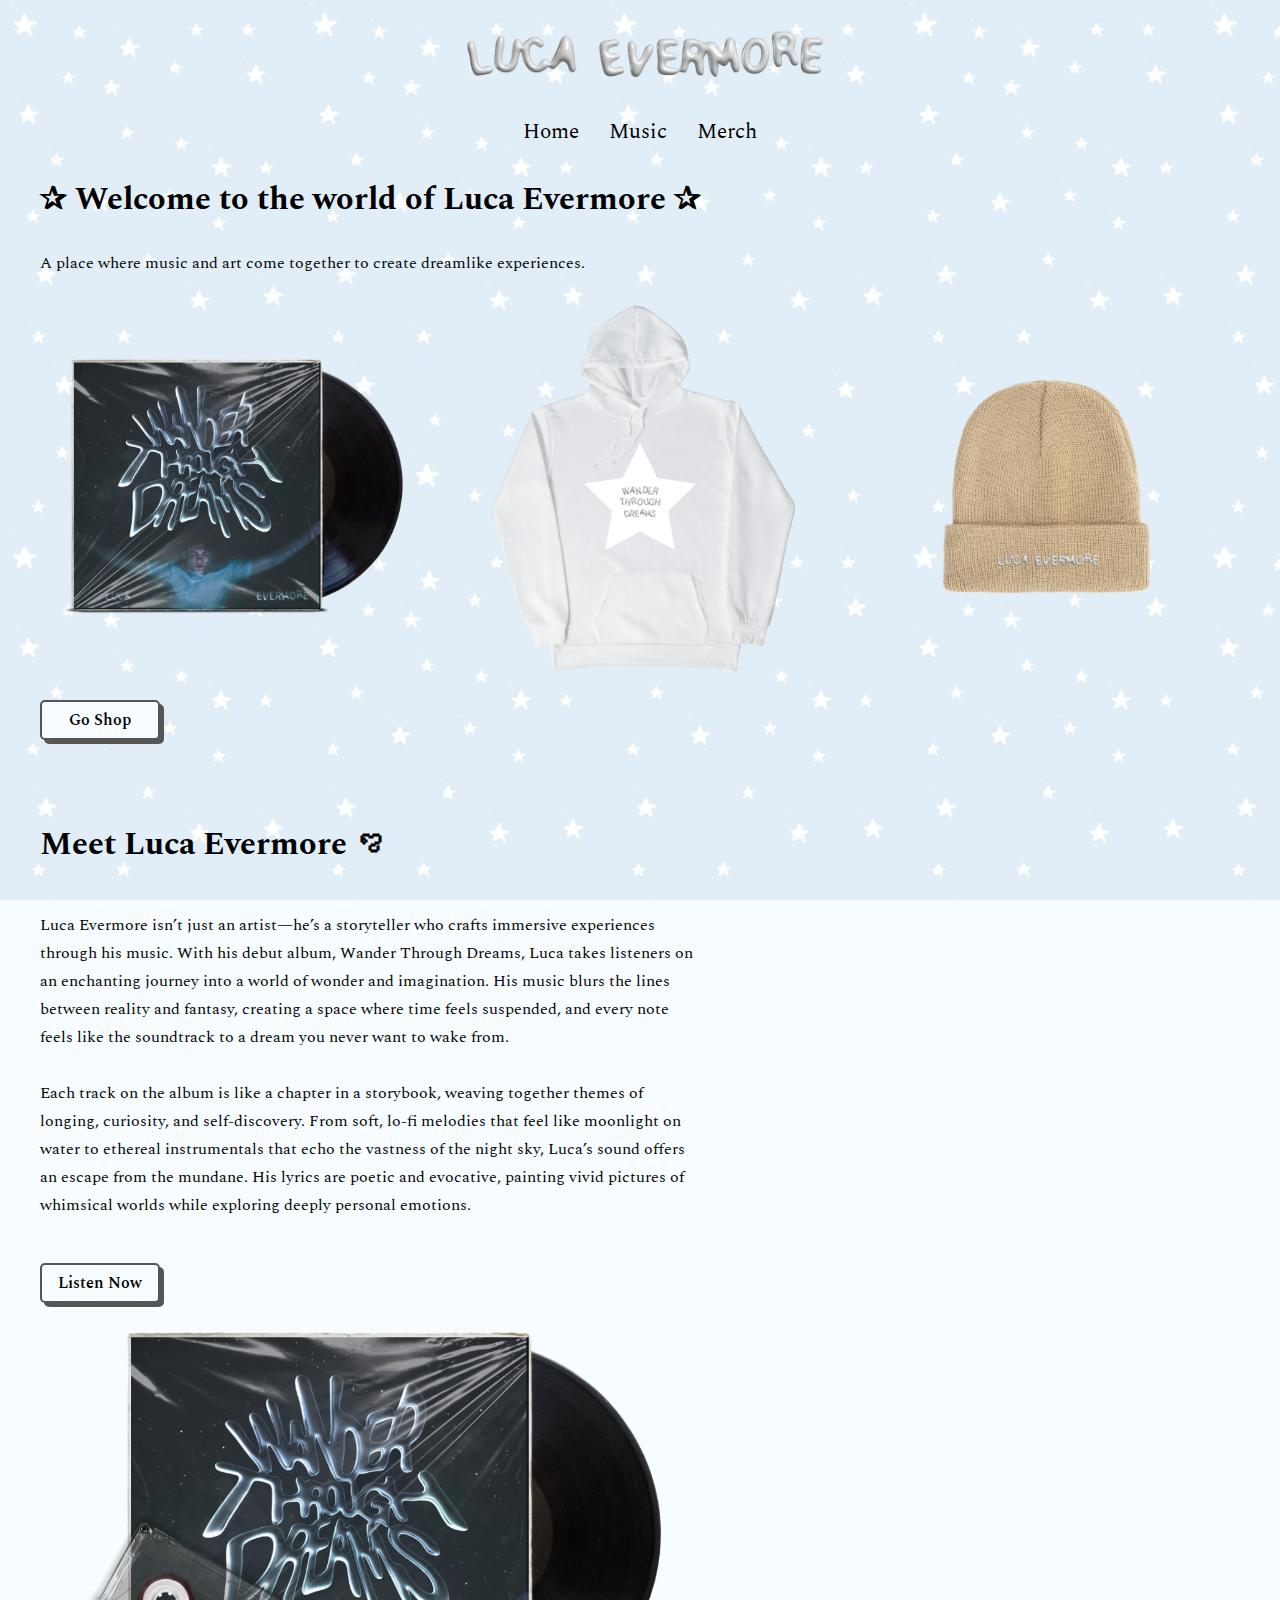
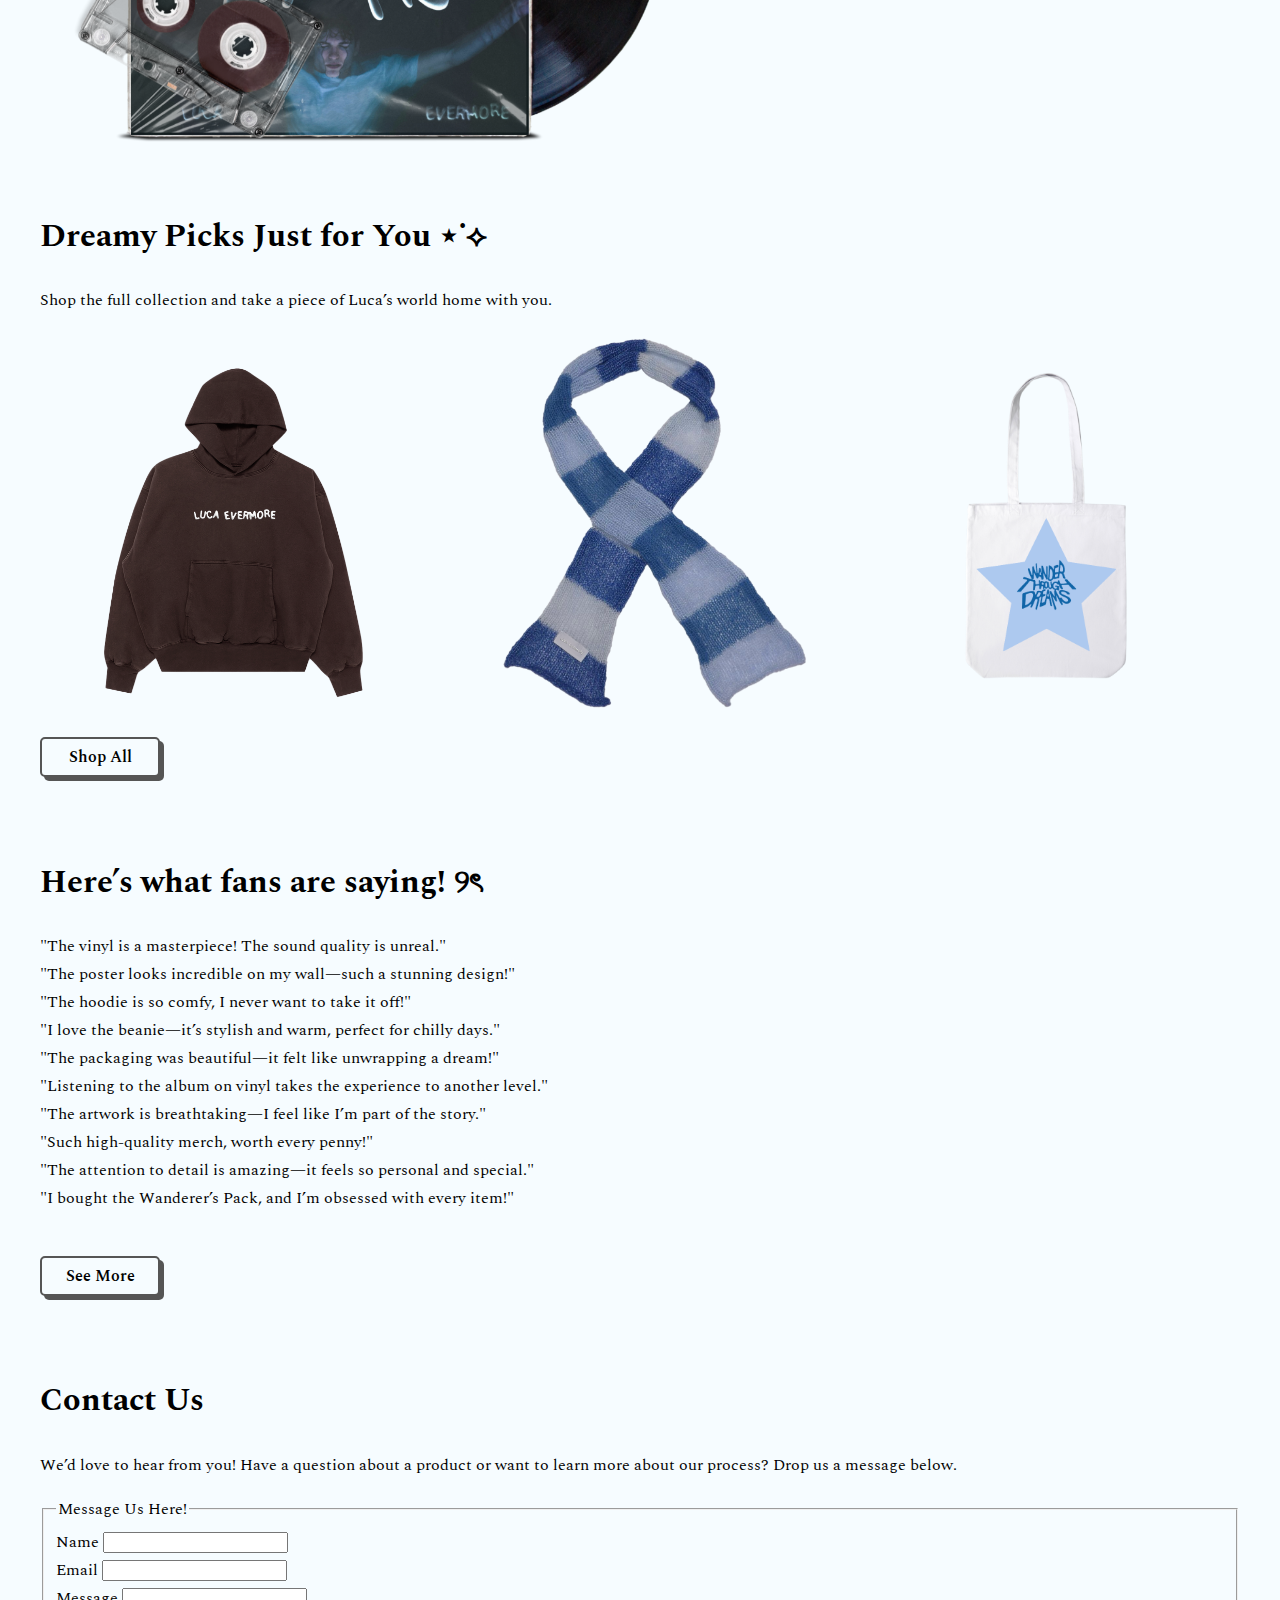
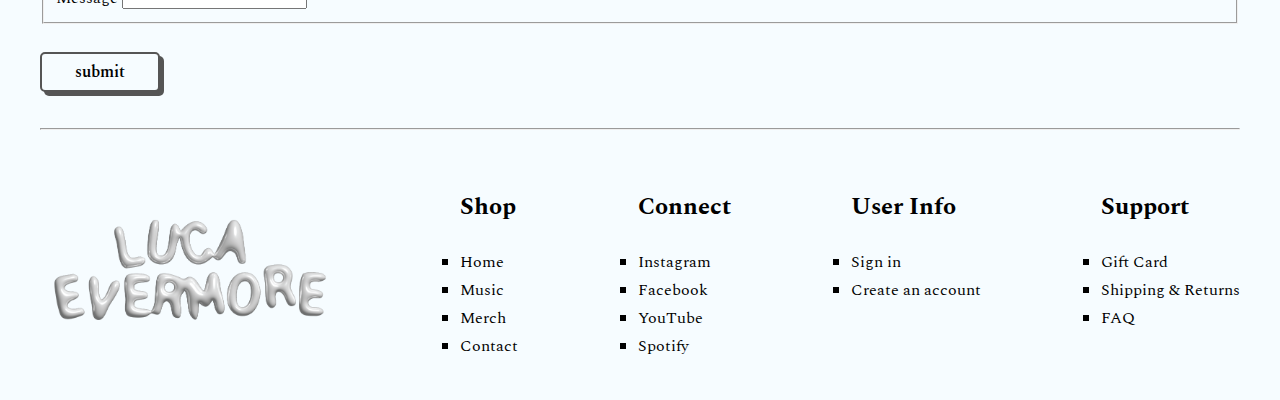
<file: index.html>
<!DOCTYPE html>
<html>
<head>
<title>Luca Evermore Official Store</title>
<meta charset="UTF-8">
<meta name="description" content="The description of the site goes here">
<link href="css/style.css" rel="stylesheet" type="text/css">
</head>

<body>

    <div class="wrapper">

        <header>

            <div class="header-logo">
                <a href="index.html"><img src="img/lucaevermore.png" alt="logo"></a>
            </div>

        </header>

        <nav>
            <ul>
                <li><a href="index.html">Home</a></li>
                <li><a href="music.html">Music</a></li>
                <li><a href="merch.html">Merch</a></li>
            </ul>
        </nav>

        <main>

            <section class="top">
                    <h1>✰ Welcome to the world of Luca Evermore ✰</h1>
                    <p>A place where music and art come together to create dreamlike experiences.</p>
                    <div class="topclass">
                        <div>
                            <img class="rotate-image" src="img/Record.png" alt="topphoto">
                        </div>
                        <div>
                            <img class="rotate-image" src="img/merchhoodie.png" alt="">
                        </div>
                        <div>
                            <img class="rotate-image" src="img/Beanie.png" alt="">
                        </div>
                    </div>
                    <a href="merch.html">
                        <button type="submit" class="button-confirm">
                            Go Shop
                        </button>
                        </a>
            </section>

            <br><br>

            <section>
                <h1>Meet Luca Evermore ꨄ</h1>
            <div class="about">
                <div>
                    <p>Luca Evermore isn’t just an artist—he’s a storyteller who crafts immersive experiences through his music. With his debut album, Wander Through Dreams, Luca takes listeners on an enchanting journey into a world of wonder and imagination. His music blurs the lines between reality and fantasy, creating a space where time feels suspended, and every note feels like the soundtrack to a dream you never want to wake from. <br> <br>Each track on the album is like a chapter in a storybook, weaving together themes of longing, curiosity, and self-discovery. From soft, lo-fi melodies that feel like moonlight on water to ethereal instrumentals that echo the vastness of the night sky, Luca’s sound offers an escape from the mundane. His lyrics are poetic and evocative, painting vivid pictures of whimsical worlds while exploring deeply personal emotions.</p>
                    <br>
                    <button type="submit" class="button-confirm">
                        Listen Now
                    </button>
                </div>
                <div class="luca">
                    <img src="img/insertphoto.png" alt="">
                </div>
            </div>
            </section>

            <br>
            
            <section class="top">
                <h1>Dreamy Picks Just for You ⋆˙⟡</h1>
                <p>Shop the full collection and take a piece of Luca’s world home with you.</p>
                <div class="topclass">
                <div>
                <img src="img/brownhoodiefront.png" class="rotate-image" alt="clothes">
                </div>
                <div>
                <img src="img/scarf1.png" class="rotate-image" alt="knit">
                </div>
                <div>
                <img src="img/bag.png" class="rotate-image" alt="knit">
                </div>
                </div>
                <a href="merch.html">
                <button type="submit" class="button-confirm">
                    Shop All
                </button>
                </a>
            </section>

            <br><br>

            <section class="fans">
                <h1>Here’s what fans are saying! ୨ৎ</h1>
                <p>"The vinyl is a masterpiece! The sound quality is unreal."<br>
                    "The poster looks incredible on my wall—such a stunning design!"<br>
                    "The hoodie is so comfy, I never want to take it off!"<br>
                    "I love the beanie—it’s stylish and warm, perfect for chilly days."<br>
                    "The packaging was beautiful—it felt like unwrapping a dream!"<br>
                    "Listening to the album on vinyl takes the experience to another level."<br>
                    "The artwork is breathtaking—I feel like I’m part of the story."<br>
                    "Such high-quality merch, worth every penny!"<br>
                    "The attention to detail is amazing—it feels so personal and special."<br>
                    "I bought the Wanderer’s Pack, and I’m obsessed with every item!"</p>
                    <br>
                    <button type="submit" class="button-confirm">
                        See More
                    </button>
            </section>
            <br><br>
            <section class="contact">
                <h1>Contact Us</h1>
                <p>We’d love to hear from you! Have a question about a product or want to learn more about our process? Drop us a message below.</p>
            </section>

            <section class="contact">
                <form action="handler.php" method="post">

                    <fieldset>
                        <legend>Message Us Here!</legend>

                        <label for="name">Name</label>
                        <input type="text" id="name" name="name">

                        <br>

                        <label for="email">Email</label>
                        <input type="text"id="email" name="email">

                        <br>

                        <label for="message">Message</label>
                        <input type="text"id="message" name="message">

                    </fieldset>
                    <br>
                    <button type="submit" class="button-confirm">
                        submit
                    </button>

                </form>
            </section>
        </main>

        <footer>
            <br>
            <hr>
            <br>

            <div class="footer-2">
                <div>
                    <img src="img/bottomlogo.png" alt="logo">
                    </div>
                <div class=footer-link>
                    <h2>Shop</h2>
                    <li><a href="index.html">Home</a></li>
                    <li><a href="music.html">Music</a></li>
                    <li><a href="merch.html">Merch</a></li>
                    <li><a href="index.html">Contact</a></li>
                </div>
                <div class=footer-link>
                    <h2>Connect</h2>
                    <li><a href="#">Instagram</a></li>
                    <li><a href="#">Facebook</a></li>
                    <li><a href="#">YouTube</a></li>
                    <li><a href="#">Spotify</a></li>
                </div>
                <div class=footer-link>
                    <h2>User Info</h2>
                    <li><a href="#">Sign in</a></li>
                    <li><a href="#">Create an account</a></li>
                </div>
                <div class=footer-link>
                    <h2>Support</h2>
                    <li><a href="#">Gift Card</a></li>
                    <li><a href="#">Shipping & Returns</a></li>
                    <li><a href="#">FAQ</a></li>
                </div>
            </div>
        </footer>


    </div>

</body>
</html>
</file>
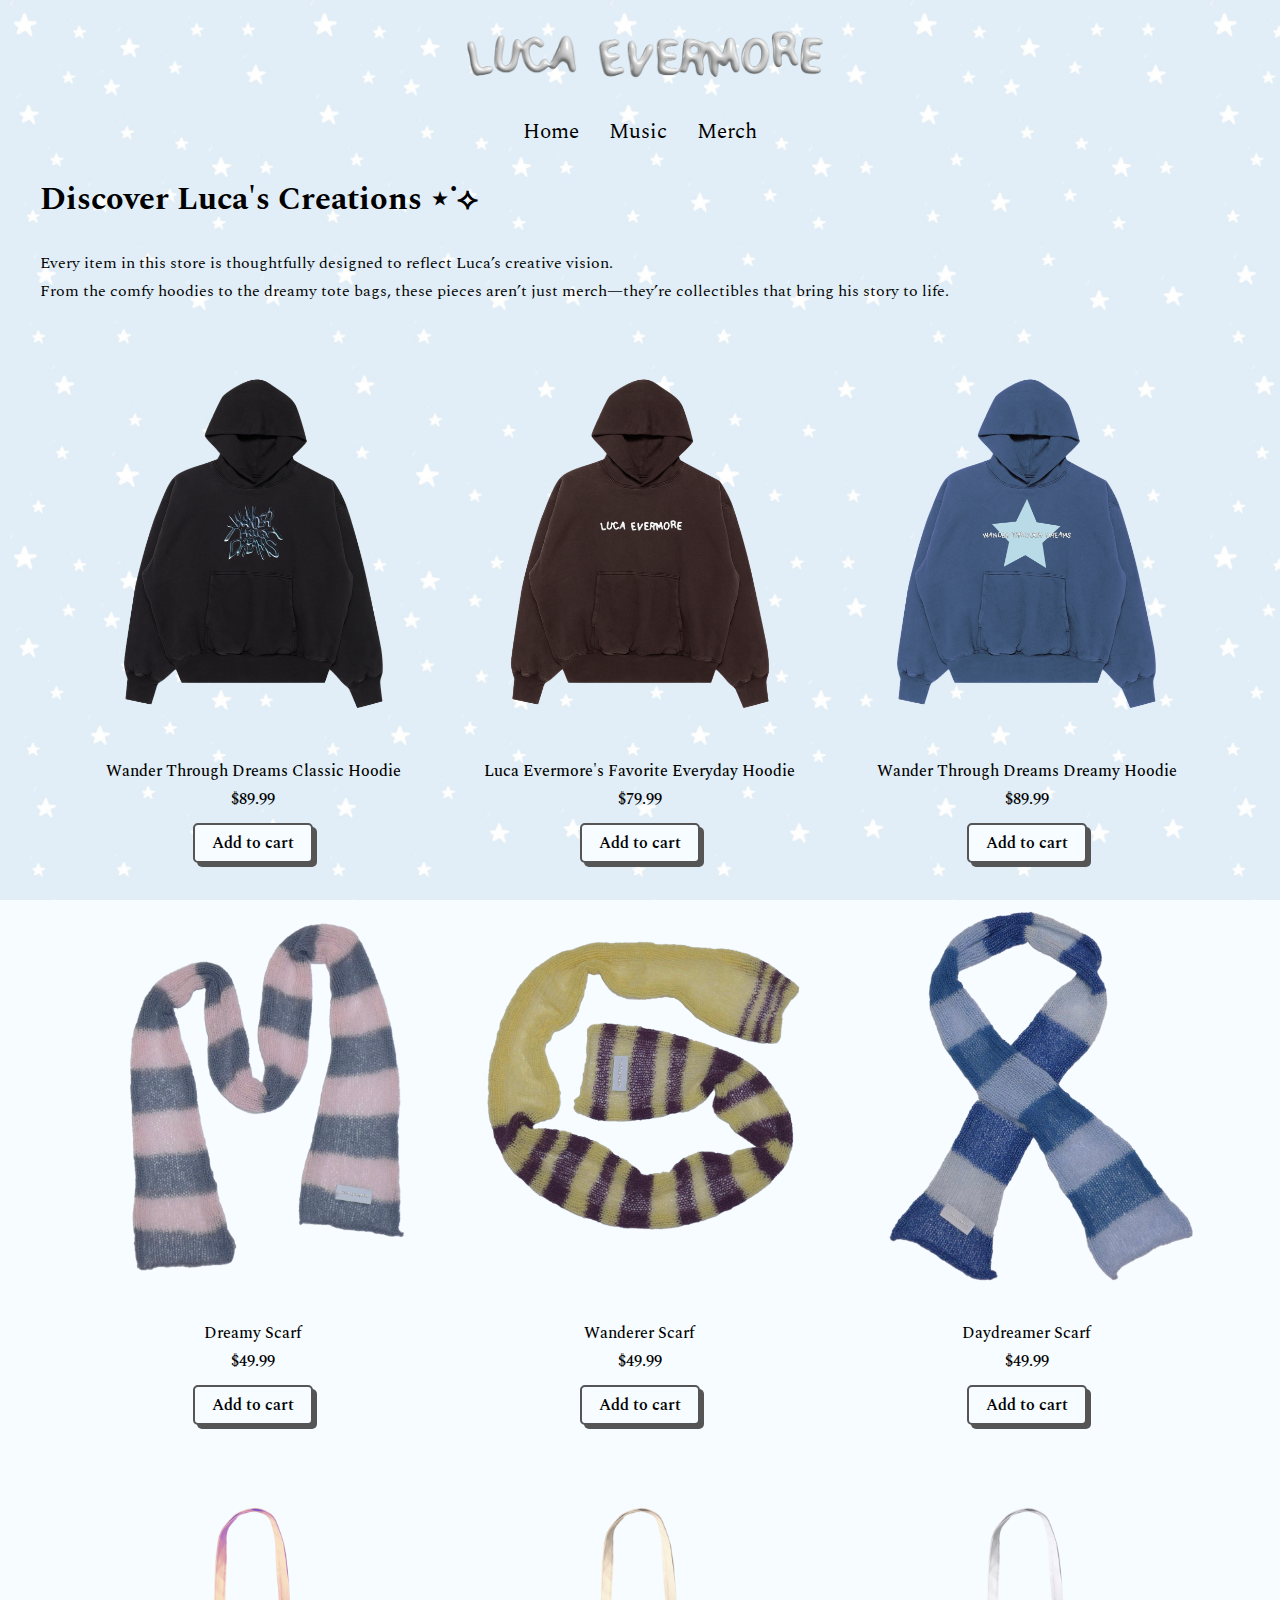
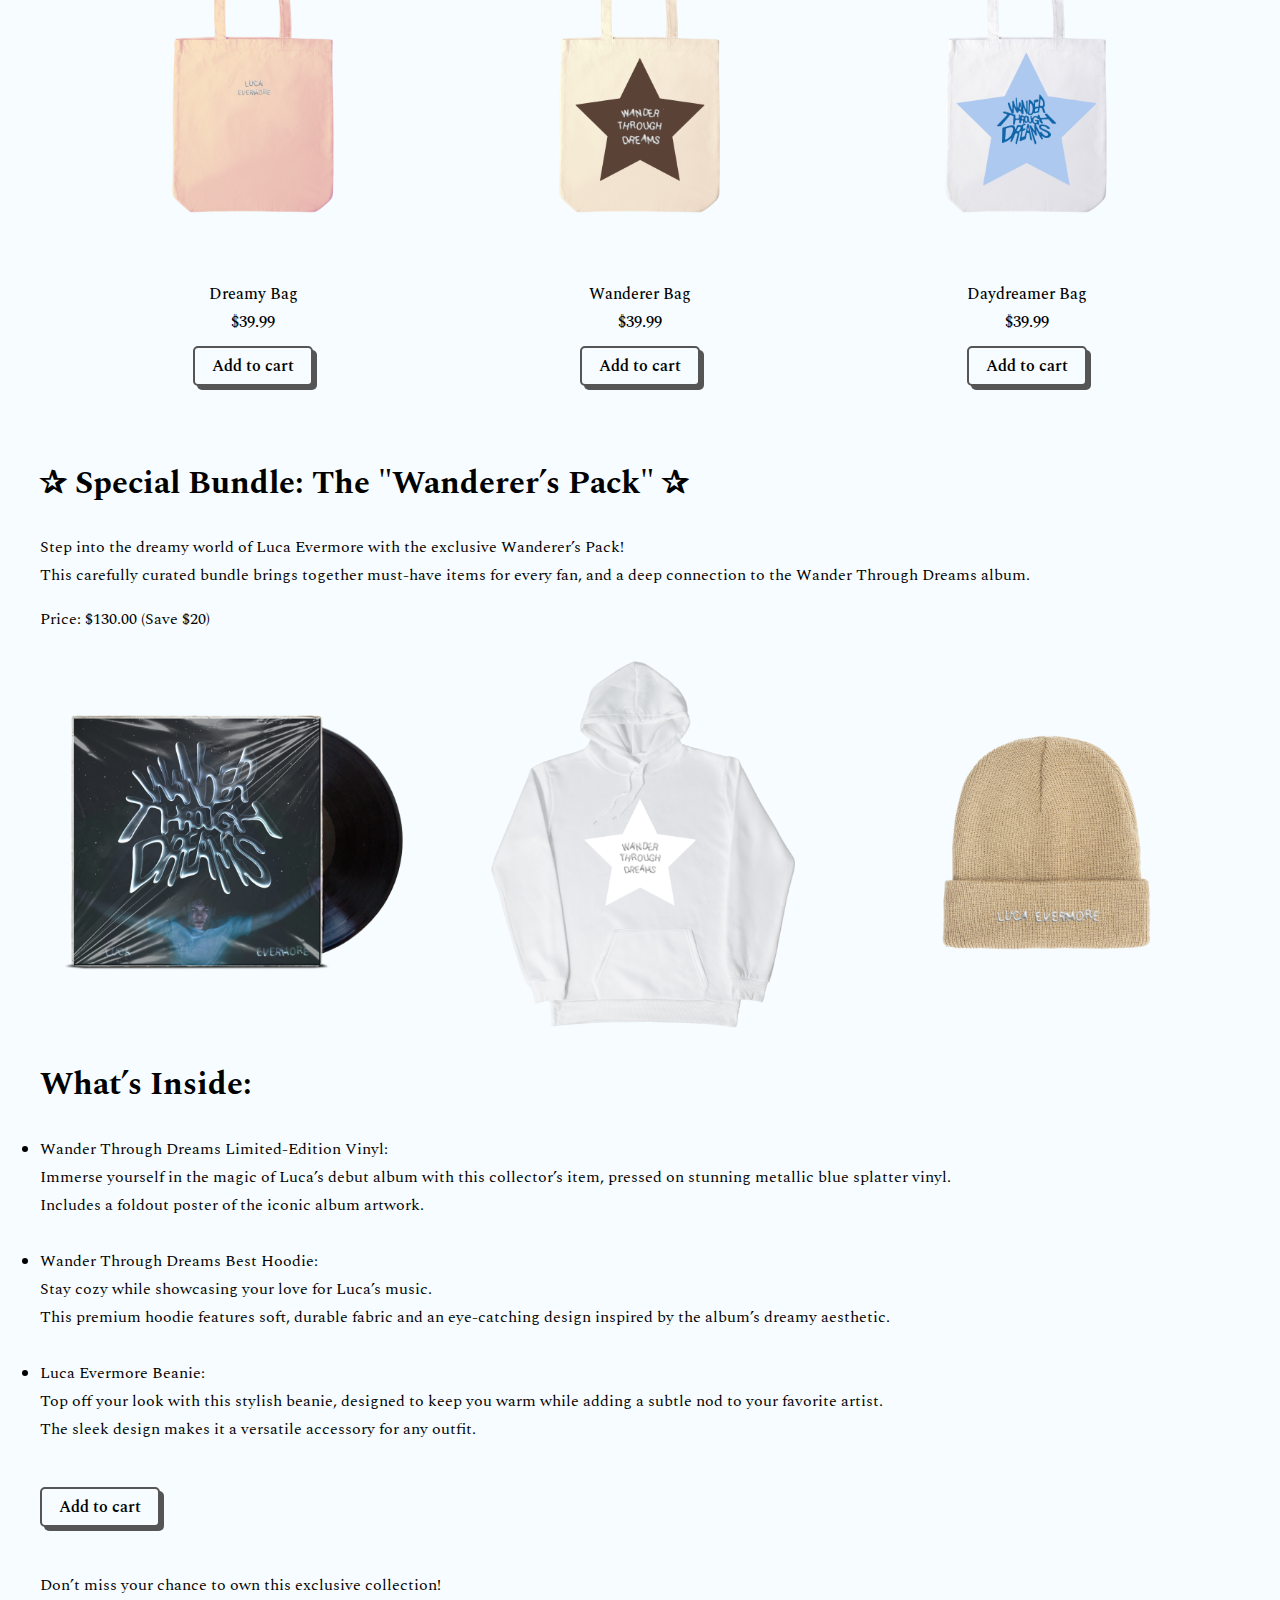
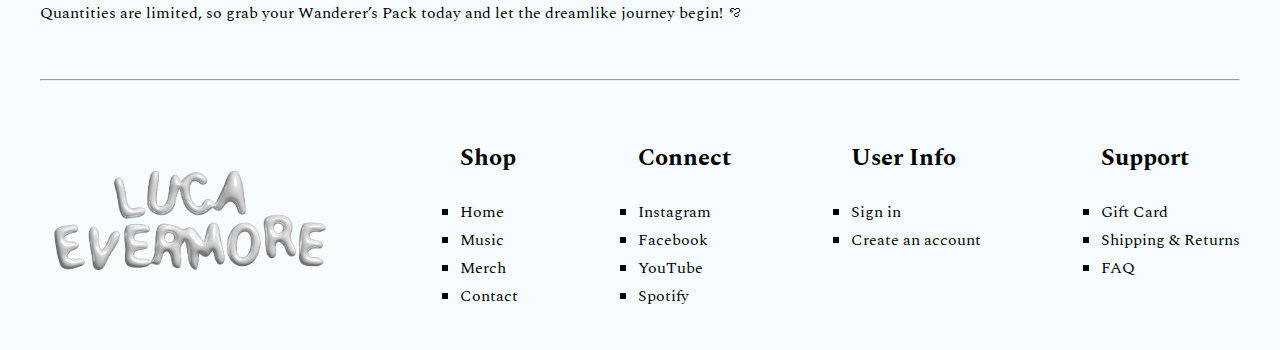
<file: merch.html>
<!DOCTYPE html>
<html>
<head>
<title>Luca Evermore Official Store</title>
<meta charset="UTF-8">
<meta name="description" content="The description of the site goes here">
<link href="css/style.css" rel="stylesheet" type="text/css">
</head>

<body>

    <div class="wrapper">

        <header>
            
            <div class="header-logo">
                <a href="index.html"><img src="img/lucaevermore.png" alt="logo"></a>
            </div>

        </header>

        <nav>
            <ul>
                <li><a href="index.html">Home</a></li>
                <li><a href="music.html">Music</a></li>
                <li><a href="merch.html">Merch</a></li>
            </ul>
        </nav>

        <main>
            <section class="shop">
                <h1>Discover Luca's Creations ⋆˙⟡</h1>
                <p>Every item in this store is thoughtfully designed to reflect Luca’s creative vision.<br>
                From the comfy hoodies to the dreamy tote bags, these pieces aren’t just merch—they’re collectibles that bring his story to life.</p>                          
                <!-- Hoodie Section -->
                <div class="product-grid hoodies">
                <div class="product">
                    <img src="img/blackhoodiefront.png" class="rotate-image" alt="Black Hoodie">
                    <p>Wander Through Dreams Classic Hoodie<br> $89.99</p>
                    <button type="submit" class="button-confirm">Add to cart</button>
                </div>
                <div class="product">
                    <img src="img/brownhoodiefront.png" class="rotate-image" alt="Brown Hoodie">
                    <p>Luca Evermore's Favorite Everyday Hoodie<br> $79.99</p>
                    <button type="submit" class="button-confirm">Add to cart</button>
                </div>
                <div class="product">
                    <img src="img/bluehoodiefront.png" class="rotate-image" alt="Blue Hoodie">
                    <p>Wander Through Dreams Dreamy Hoodie<br> $89.99</p>
                    <button type="submit" class="button-confirm">Add to cart</button>
                </div>
                </div>

                <!-- Scarf Section -->
                <div class="product-grid scarves">
                <div class="product">
                    <img src="img/scarf3.png" class="rotate-image" alt="Scarf">
                    <p>Dreamy Scarf<br> $49.99</p>
                    <button type="submit" class="button-confirm">Add to cart</button>
                </div>
                <div class="product">
                    <img src="img/scarf2.png" class="rotate-image" alt="Scarf">
                    <p>Wanderer Scarf<br> $49.99</p>
                    <button type="submit" class="button-confirm">Add to cart</button>
                </div>
                <div class="product">
                    <img src="img/scarf1.png" class="rotate-image" alt="Scarf">
                    <p>Daydreamer Scarf<br> $49.99</p>
                    <button type="submit" class="button-confirm">Add to cart</button>
                </div>
                </div>

                <!-- Bag Section -->
                <div class="product-grid bags">
                <div class="product">
                    <img src="img/bag3.png" class="rotate-image" alt="bag">
                    <p>Dreamy Bag<br> $39.99</p>
                    <button type="submit" class="button-confirm">Add to cart</button>
                </div>
                <div class="product">
                    <img src="img/bag2.png" class="rotate-image" alt="bag">
                    <p>Wanderer Bag<br> $39.99</p>
                    <button type="submit" class="button-confirm">Add to cart</button>
                </div>
                <div class="product">
                    <img src="img/bag.png" class="rotate-image" alt="bag">
                    <p>Daydreamer Bag<br> $39.99</p>
                    <button type="submit" class="button-confirm">Add to cart</button>
                </div>
                </div>

            </section>
        </main>
        <br>
        <section class="top">
            <h1>✰ Special Bundle: The "Wanderer’s Pack" ✰</h1>
            <p>Step into the dreamy world of Luca Evermore with the exclusive Wanderer’s Pack! <br>This carefully curated bundle brings together must-have items for every fan, and a deep connection to the Wander Through Dreams album.</p>
            <p>Price: $130.00 (Save $20)</p>
            <div class="topclass">
                <div>
                    <img class="rotate-image" src="img/Record.png" alt="topphoto">
                </div>
                <div>
                    <img class="rotate-image" src="img/merchhoodie.png" alt="">
                </div>
                <div>
                    <img class="rotate-image" src="img/Beanie.png" alt="">
                </div>
            </div>
            <h1>What’s Inside:</h1>
            <p>
                <li>Wander Through Dreams Limited-Edition Vinyl: <br>Immerse yourself in the magic of Luca’s debut album with this collector’s item, pressed on stunning metallic blue splatter vinyl. <br>Includes a foldout poster of the iconic album artwork.</li><br>
                <li>Wander Through Dreams Best Hoodie: <br> Stay cozy while showcasing your love for Luca’s music.<br>This premium hoodie features soft, durable fabric and an eye-catching design inspired by the album’s dreamy aesthetic.</li><br>
                <li>Luca Evermore Beanie: <br>Top off your look with this stylish beanie, designed to keep you warm while adding a subtle nod to your favorite artist.<br> The sleek design makes it a versatile accessory for any outfit.</li><br>
            </p>
            <button type="submit" class="button-confirm">
                Add to cart
            </button>
        </section>
        <br>
        <p>Don’t miss your chance to own this exclusive collection! <br>Quantities are limited, so grab your Wanderer’s Pack today and let the dreamlike journey begin! ꨄ</p>

        <footer>
            <br>
            <hr>
            <br>

            <div class="footer-2">
                <div>
                    <img src="img/bottomlogo.png" alt="logo">
                    </div>
                <div class=footer-link>
                    <h2>Shop</h2>
                    <li><a href="index.html">Home</a></li>
                    <li><a href="music.html">Music</a></li>
                    <li><a href="merch.html">Merch</a></li>
                    <li><a href="index.html">Contact</a></li>
                </div>
                <div class=footer-link>
                    <h2>Connect</h2>
                    <li><a href="#">Instagram</a></li>
                    <li><a href="#">Facebook</a></li>
                    <li><a href="#">YouTube</a></li>
                    <li><a href="#">Spotify</a></li>
                </div>
                <div class=footer-link>
                    <h2>User Info</h2>
                    <li><a href="#">Sign in</a></li>
                    <li><a href="#">Create an account</a></li>
                </div>
                <div class=footer-link>
                    <h2>Support</h2>
                    <li><a href="#">Gift Card</a></li>
                    <li><a href="#">Shipping & Returns</a></li>
                    <li><a href="#">FAQ</a></li>
                </div>
            </div>
        </footer>



    </div>

</body>
</html>
</file>
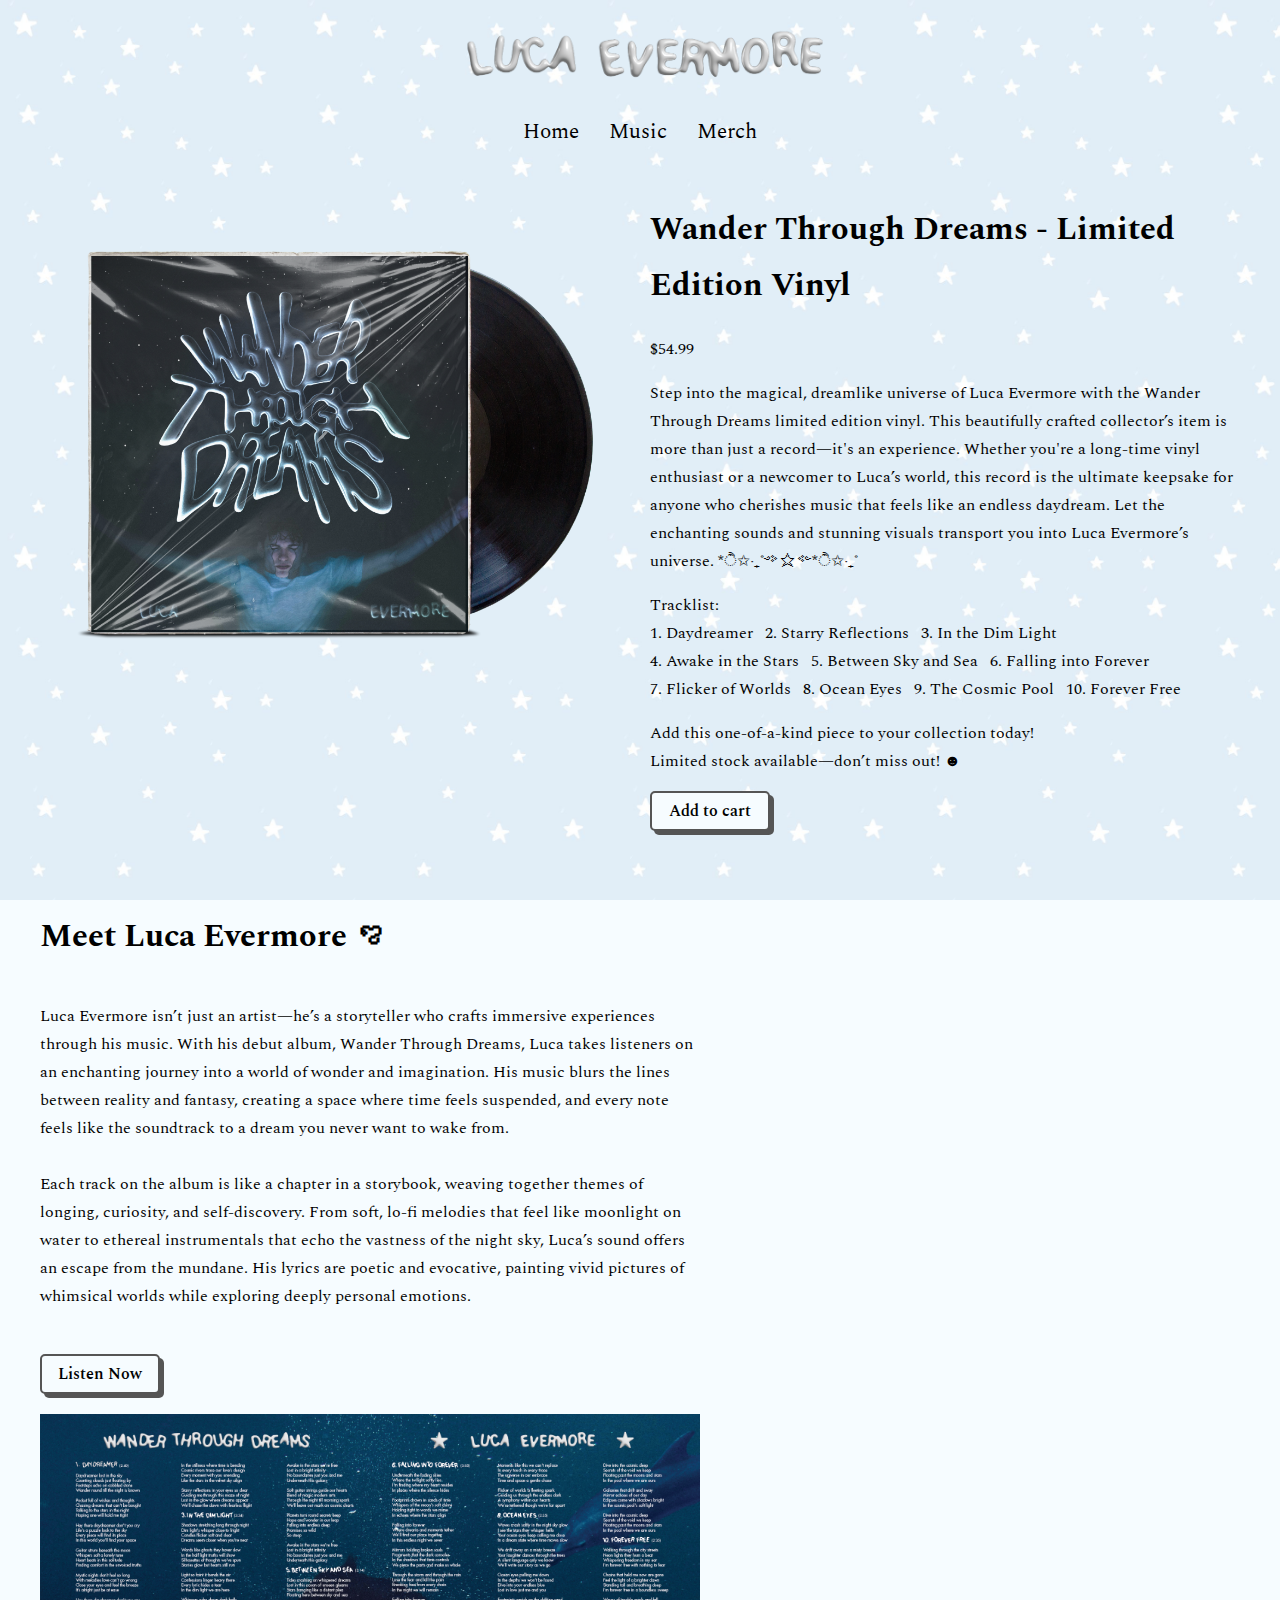
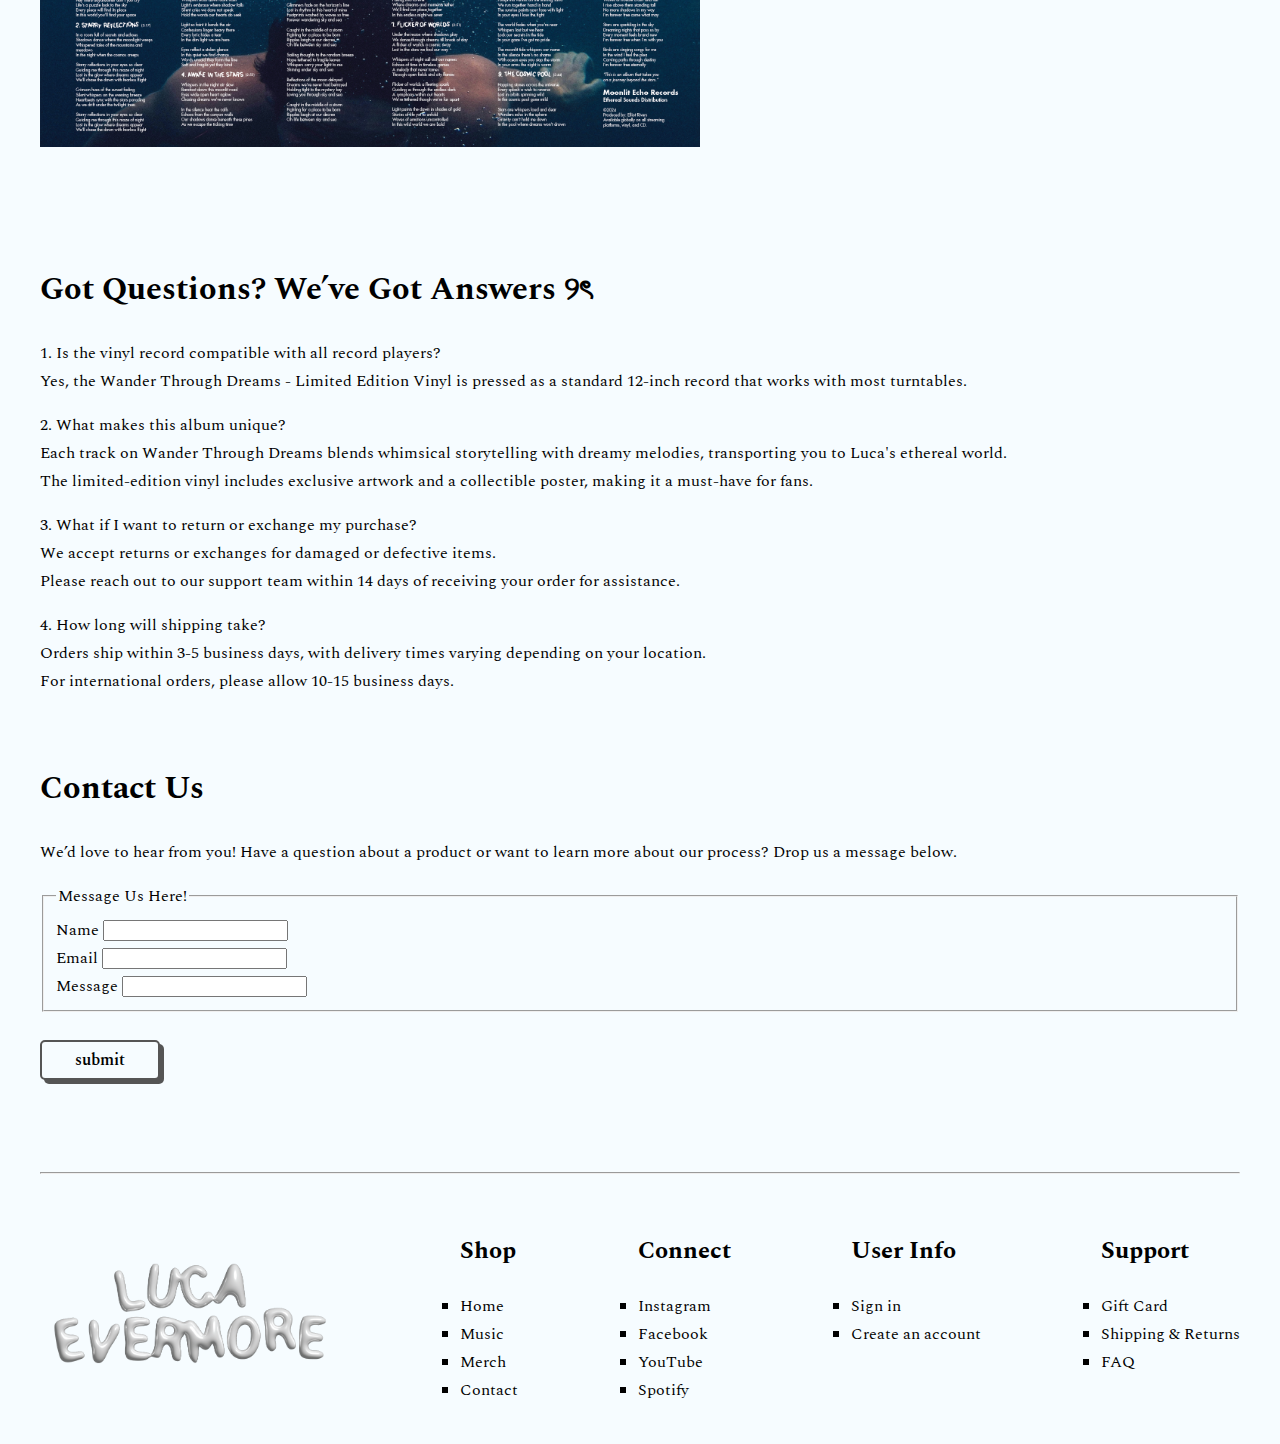
<file: music.html>
<!DOCTYPE html>
<html>
<head>
<title>Luca Evermore Official Store</title>
<meta charset="UTF-8">
<meta name="description" content="The description of the site goes here">
<link href="css/style.css" rel="stylesheet" type="text/css">
</head>

<body>

    <div class="wrapper">

        <header>
            
            <div class="header-logo">
                <a href="index.html"><img src="img/lucaevermore.png" alt="logo"></a>
            </div>

        </header>

        <nav>
            <ul>
                <li><a href="index.html">Home</a></li>
                <li><a href="music.html">Music</a></li>
                <li><a href="merch.html">Merch</a></li>
            </ul>
        </nav>

        <main>
            <section class="music">
                <div class="imageBox">
                    <div class="imageInn">
                    <img src="img/Record.png"  alt="Album Image">
                    </div>
                    <div class="hoverImg">
                    <img src="img/Recordback.png" alt="Album Image">
                    </div>
                </div>
                <div class="albumlogo">
                    <!-- <img src="img/albumlogo.png" alt=""> -->
                    <h1>Wander Through Dreams - Limited Edition Vinyl</h1>
                    <p class="price">$54.99</p>
                    <p>
                    Step into the magical, dreamlike universe of Luca Evermore with the Wander Through Dreams limited edition vinyl. This beautifully crafted collector’s item is more than just a record—it's an experience. Whether you're a long-time vinyl enthusiast or a newcomer to Luca’s world, this record is the ultimate keepsake for anyone who cherishes music that feels like an endless daydream. Let the enchanting sounds and stunning visuals transport you into Luca Evermore’s universe. *ੈ✩‧₊˚༺☆༻*ੈ✩‧₊˚
                    </p>
                    <p>Tracklist: <br>
                    1. Daydreamer &nbsp
                    2. Starry Reflections &nbsp
                    3. In the Dim Light &nbsp<br> 
                    4. Awake in the Stars &nbsp
                    5. Between Sky and Sea &nbsp
                    6. Falling into Forever &nbsp<br>
                    7. Flicker of Worlds &nbsp
                    8. Ocean Eyes &nbsp
                    9. The Cosmic Pool &nbsp
                    10. Forever Free &nbsp
                    </p>
                    <p>Add this one-of-a-kind piece to your collection today! <br> Limited stock available—don’t miss out! ☻</p>
                    <button type="submit" class="button-confirm">
                        Add to cart
                    </button>
                </div>
            </section>
            <br><br>
            <section>
                <h1>Meet Luca Evermore ꨄ</h1>
            <div class="about">
                <div>
                    <p>Luca Evermore isn’t just an artist—he’s a storyteller who crafts immersive experiences through his music. With his debut album, Wander Through Dreams, Luca takes listeners on an enchanting journey into a world of wonder and imagination. His music blurs the lines between reality and fantasy, creating a space where time feels suspended, and every note feels like the soundtrack to a dream you never want to wake from. <br> <br>Each track on the album is like a chapter in a storybook, weaving together themes of longing, curiosity, and self-discovery. From soft, lo-fi melodies that feel like moonlight on water to ethereal instrumentals that echo the vastness of the night sky, Luca’s sound offers an escape from the mundane. His lyrics are poetic and evocative, painting vivid pictures of whimsical worlds while exploring deeply personal emotions.</p>
                    <br>
                    <button type="submit" class="button-confirm">
                        Listen Now
                    </button>
                </div>
                <div class="insert">
                    <img src="img/Insertposter.png" alt="">
                </div>
            </div>
            </section>

            <br><br><br>

            <section class="fans">
                <h1>Got Questions? We’ve Got Answers ୨ৎ</h1>
                <p>1. Is the vinyl record compatible with all record players?<br>Yes, the Wander Through Dreams - Limited Edition Vinyl is pressed as a standard 12-inch record that works with most turntables.</p>
                <p>2. What makes this album unique?<br>Each track on Wander Through Dreams blends whimsical storytelling with dreamy melodies, transporting you to Luca's ethereal world. <br>The limited-edition vinyl includes exclusive artwork and a collectible poster, making it a must-have for fans.</p>
                <p>3. What if I want to return or exchange my purchase?<br>We accept returns or exchanges for damaged or defective items. <br>Please reach out to our support team within 14 days of receiving your order for assistance.</p>
                <p>4. How long will shipping take?<br>Orders ship within 3-5 business days, with delivery times varying depending on your location.<br> For international orders, please allow 10-15 business days.</p>
            </section>
            <br>
            <section class="contact">
                <h1>Contact Us</h1>
                <p>We’d love to hear from you! Have a question about a product or want to learn more about our process? Drop us a message below.</p>
            </section>

            <section class="contact">
                <form action="handler.php" method="post">

                    <fieldset>
                        <legend>Message Us Here!</legend>

                        <label for="name">Name</label>
                        <input type="text" id="name" name="name">

                        <br>

                        <label for="email">Email</label>
                        <input type="text"id="email" name="email">

                        <br>

                        <label for="message">Message</label>
                        <input type="text"id="message" name="message">

                    </fieldset>
                    <br>
                    <button type="submit" class="button-confirm">
                        submit
                    </button>

                </form>
            </section>
        </main>
        <br><br>

        <footer>
            <br>
            <hr>
            <br>

            <div class="footer-2">
                <div>
                    <img src="img/bottomlogo.png" alt="logo">
                    </div>
                <div class=footer-link>
                    <h2>Shop</h2>
                    <li><a href="index.html">Home</a></li>
                    <li><a href="music.html">Music</a></li>
                    <li><a href="merch.html">Merch</a></li>
                    <li><a href="index.html">Contact</a></li>
                </div>
                <div class=footer-link>
                    <h2>Connect</h2>
                    <li><a href="#">Instagram</a></li>
                    <li><a href="#">Facebook</a></li>
                    <li><a href="#">YouTube</a></li>
                    <li><a href="#">Spotify</a></li>
                </div>
                <div class=footer-link>
                    <h2>User Info</h2>
                    <li><a href="#">Sign in</a></li>
                    <li><a href="#">Create an account</a></li>
                </div>
                <div class=footer-link>
                    <h2>Support</h2>
                    <li><a href="#">Gift Card</a></li>
                    <li><a href="#">Shipping & Returns</a></li>
                    <li><a href="#">FAQ</a></li>
                </div>
            </div>
        </footer>


    </div>

</body>
</html>
</file>
<file: css/style.css>
/* CSS Document */
@import url('https://fonts.googleapis.com/css2?family=Libre+Baskerville:ital,wght@0,400;0,700;1,400&family=Spectral:ital,wght@0,200;0,300;0,400;0,500;0,600;0,700;0,800;1,200;1,300;1,400;1,500;1,600;1,700;1,800&display=swap');

/* Elements */
html {
    background-color: rgb(246, 252, 255) ;
    background-image: url(../img/wallpaper.jpg);
    background-attachment: fixed;
    background-size: 300px auto;
    font-family: "Spectral", serif;
}
body {
    margin: 20px 40px;
    line-height: 1.75;
}

/* Structure */
.header-logo img {
    width: 400px;
    height: auto;
    margin: auto;
    display: block;
}

/* Navigation bar */
nav {
    margin-top: 20px;
    display: flex;
    justify-content: center;
}
nav ul {
    display: flex;
    padding: 0;
    margin: 0;
}
nav ul li{
    display: flex;
    margin: 0 15px;
    font-size: 16pt;
}
nav ul li a{
    text-decoration: none;
    color: black;
}
nav ul li a:hover{
    text-decoration: underline;
}
nav ul li a:active {
    color: #457b9d;
}

/* Main content */
.topclass {
    display: flex;
    justify-content: center;
    gap: 20px;
    margin-bottom: 20px;
}
.topclass img {
    max-width: 100%;  
}
.topclass div {
    flex: 1;
    max-width: 453px;
    display: flex;
    justify-content: center;
}
main img {
    width: 450px;
    height: auto;
}
.about {
    display: flex;
    justify-content: space-between;
    flex-wrap: wrap; 
    gap: 20px; 
}
.about img {
    width: 100%;
    max-width: 660px; 
    height: auto;
}
.about p {
    width: 100%;
    max-width: 660px;
}
.button-confirm {
    margin-top: 20px;
}
@keyframes rotateAnimation {
    0% { transform: rotate(0deg) scale(1.1); }
    25% { transform: rotate(-8deg) scale(1.1); }
    50% { transform: rotate(8deg) scale(1.1); }
    75% { transform: rotate(-8deg) scale(1.1); }
    100% { transform: rotate(0deg) scale(1.1); }
}
.rotate-image:hover {
    animation: rotateAnimation 0.6s ease-in-out;
}
.story {
    max-width: 700px; 
    line-height: 1.75;
}
.luca img:hover {
    transform: scale(1.05);
}

/* music */
.music img {
    width: 100%;
    max-width: 700px;
}
.hoverImg img {
    width: 100%;
    max-width: 700px;
}
.imageBox {
    position: relative;
    float: left;
    width: 100%;
    max-width: 700px;
}
.imageBox .hoverImg {
    position: absolute;
    left: 0;
    top: 0;
    display: none;
}
.imageBox:hover .hoverImg {
    display: block;
}
.music {
    display: flex;
    flex-wrap: wrap;
    justify-content: space-between;
    gap: 20px;
}
.albumlogo {
    margin-top: 30px;
    flex: 1;
}
.insert img:hover {
    box-shadow: 0 10px 20px rgba(0, 0, 0, 0.3);
    transform: scale(1.05);
}
.imageBox, .albumlogo {
    flex: 1 1 45%;
    max-width: 700px;
}
.insert img {
    width: 100%;
    transition: transform 0.3s ease, box-shadow 0.3s ease;
}
.insert img:hover {
    box-shadow: 0 10px 20px rgba(0, 0, 0, 0.3);
    transform: scale(1.05);
}

/* merch */
.button-confirm:active {
    box-shadow: 0px 0px black;
    transform: translate(3px, 3px);
}
.button-confirm {
    width: 120px;
    height: 40px;
    border-radius: 5px;
    border: 2px solid #555;
    background-color: rgb(246, 252, 255);
    -webkit-box-shadow: 4px 4px #555;
            box-shadow: 4px 4px #555;
    font-size: 16px;
    font-weight: 600;
    color: #000;
    cursor: pointer;
    margin:0  auto;
    font-family: "Spectral", serif;
}
.product-grid {
    display: grid;
    grid-template-columns: repeat(3, 1fr);
    padding: 20px;
    justify-items: center;
}
.hoodies .product, .scarves .product, .bags .product{
    text-align: center;
    width: 100%;
    max-width: 453px;
}
.product img {
    width: 100%;
    max-width: 400px;
    height: auto;
    margin-bottom: 10px;
}
.product p {
    margin: 10px 0;
    font-size: 16px;
    font-weight: 500;
}

 /* Footer */
.footer-1 {
    display: flex;
    justify-content: space-between;
    flex-wrap: wrap;
}
footer img {
    width: 670px;
    margin-top: 40px;
}
.footer-2 {
    display: flex;
    justify-content: space-between;
    margin-bottom: 40px;
    flex-wrap: wrap;
}
.footer-2 img {
    width: 300px;
}
.footer-link li {
    list-style-type: square;
}
.footer-link li a {
    text-decoration: none;
    color: black;
    font-size: 16px;
}
.footer-link li a:hover, a:focus {
    text-decoration: underline;
}
.footer-link li a:active {
    color: #457b9d;
}

@media (max-width: 768px) {
    .about, .top, .fans, .contact, .albumlogo{
        flex-direction: column; /* Stack the elements vertically on smaller screens */
        align-items: center; /* Center the items */
        text-align: center; /* Center text in smaller layouts */
    }
    .about p {
        width: auto; /* Allow the paragraph to take up the available width */
    }
    .music {
        flex-direction: column;
        align-items: center;
    }
    .imageBox, .albumlogo {
        flex: 1 1 100%;
        max-width: 100%;
    }
    .insert img {
        max-width: 100%;
    }
    .footer-1, .footer-2 {
        flex-direction: column;
        align-items: center;
    }
    footer img {
        width: 100%;
    }
}
</file>
